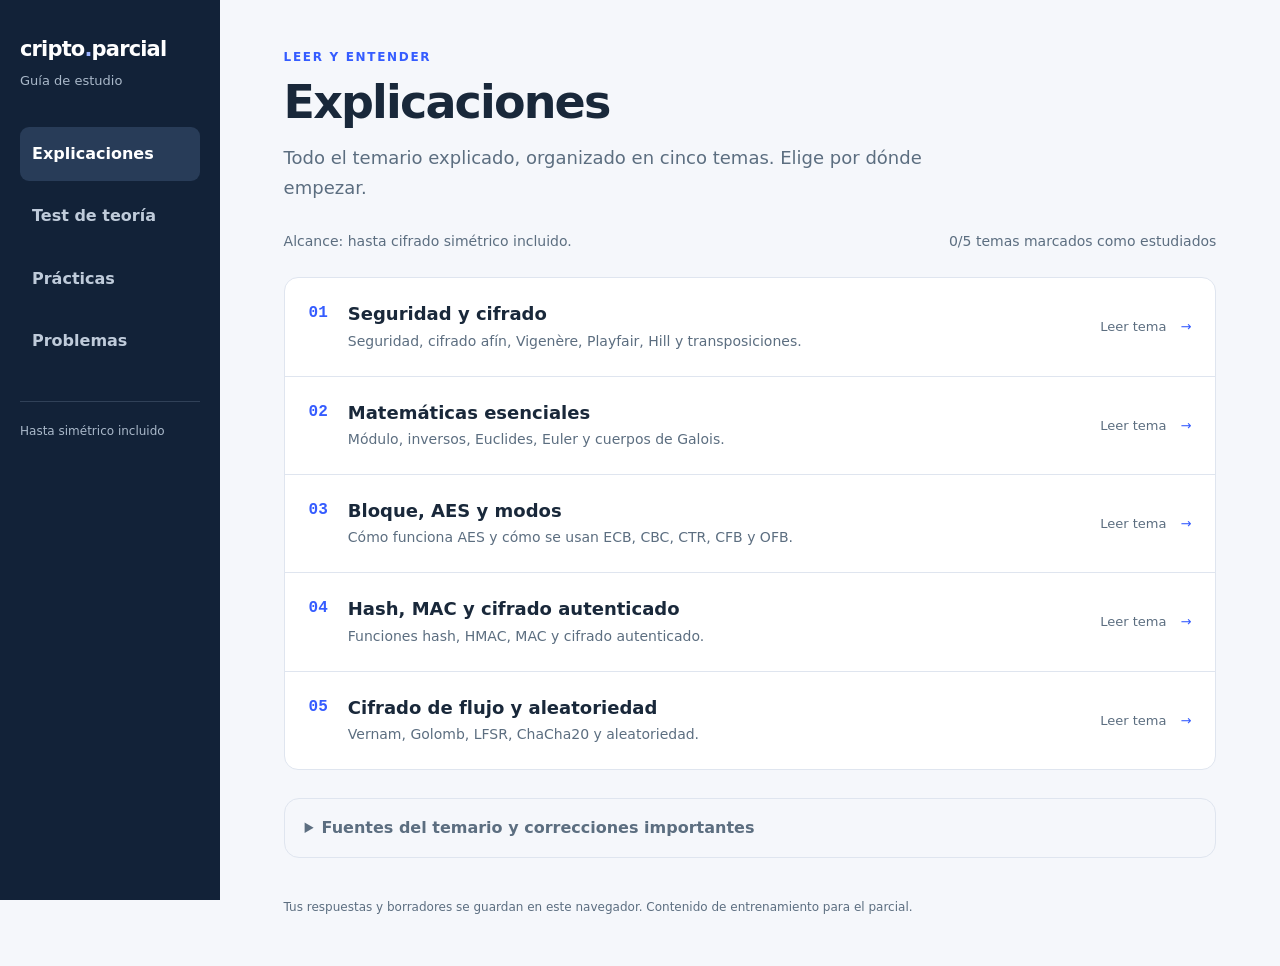
<file: index.html>
<!doctype html><html lang="es"><head><meta charset="utf-8"><meta name="viewport" content="width=device-width,initial-scale=1"><title>Cripto · Prepara tu parcial</title><link rel="stylesheet" href="styles.css?v=20261101-faby-progreso"></head><body><div class="shell"><aside><div class="brand">cripto<span>.</span>parcial</div><div class="side-note">Guía de estudio</div><nav id="nav" aria-label="Secciones de estudio"></nav><p class="scope-note">Hasta simétrico incluido</p></aside><main class="main"><div id="app"></div><div class="footer">Tus respuestas y borradores se guardan en este navegador. Contenido de entrenamiento para el parcial.</div></main></div><script src="base-data.js?v=20261101-faby-progreso"></script><script src="extra-data.js?v=20261101-faby-progreso"></script><script src="practice-data.js?v=20261101-faby-progreso"></script><script src="curriculum-data.js?v=20261101-faby-progreso"></script><script src="exercise-data.js?v=20261102-zigzag"></script><script src="aes-guide.js?v=20261101-faby-progreso"></script><script src="matematicas-faltantes.js?v=20261101-faby-progreso"></script><script src="views.js?v=20261101-faby-progreso"></script><script src="app.js?v=20261101-faby-progreso"></script></body></html>
</file>
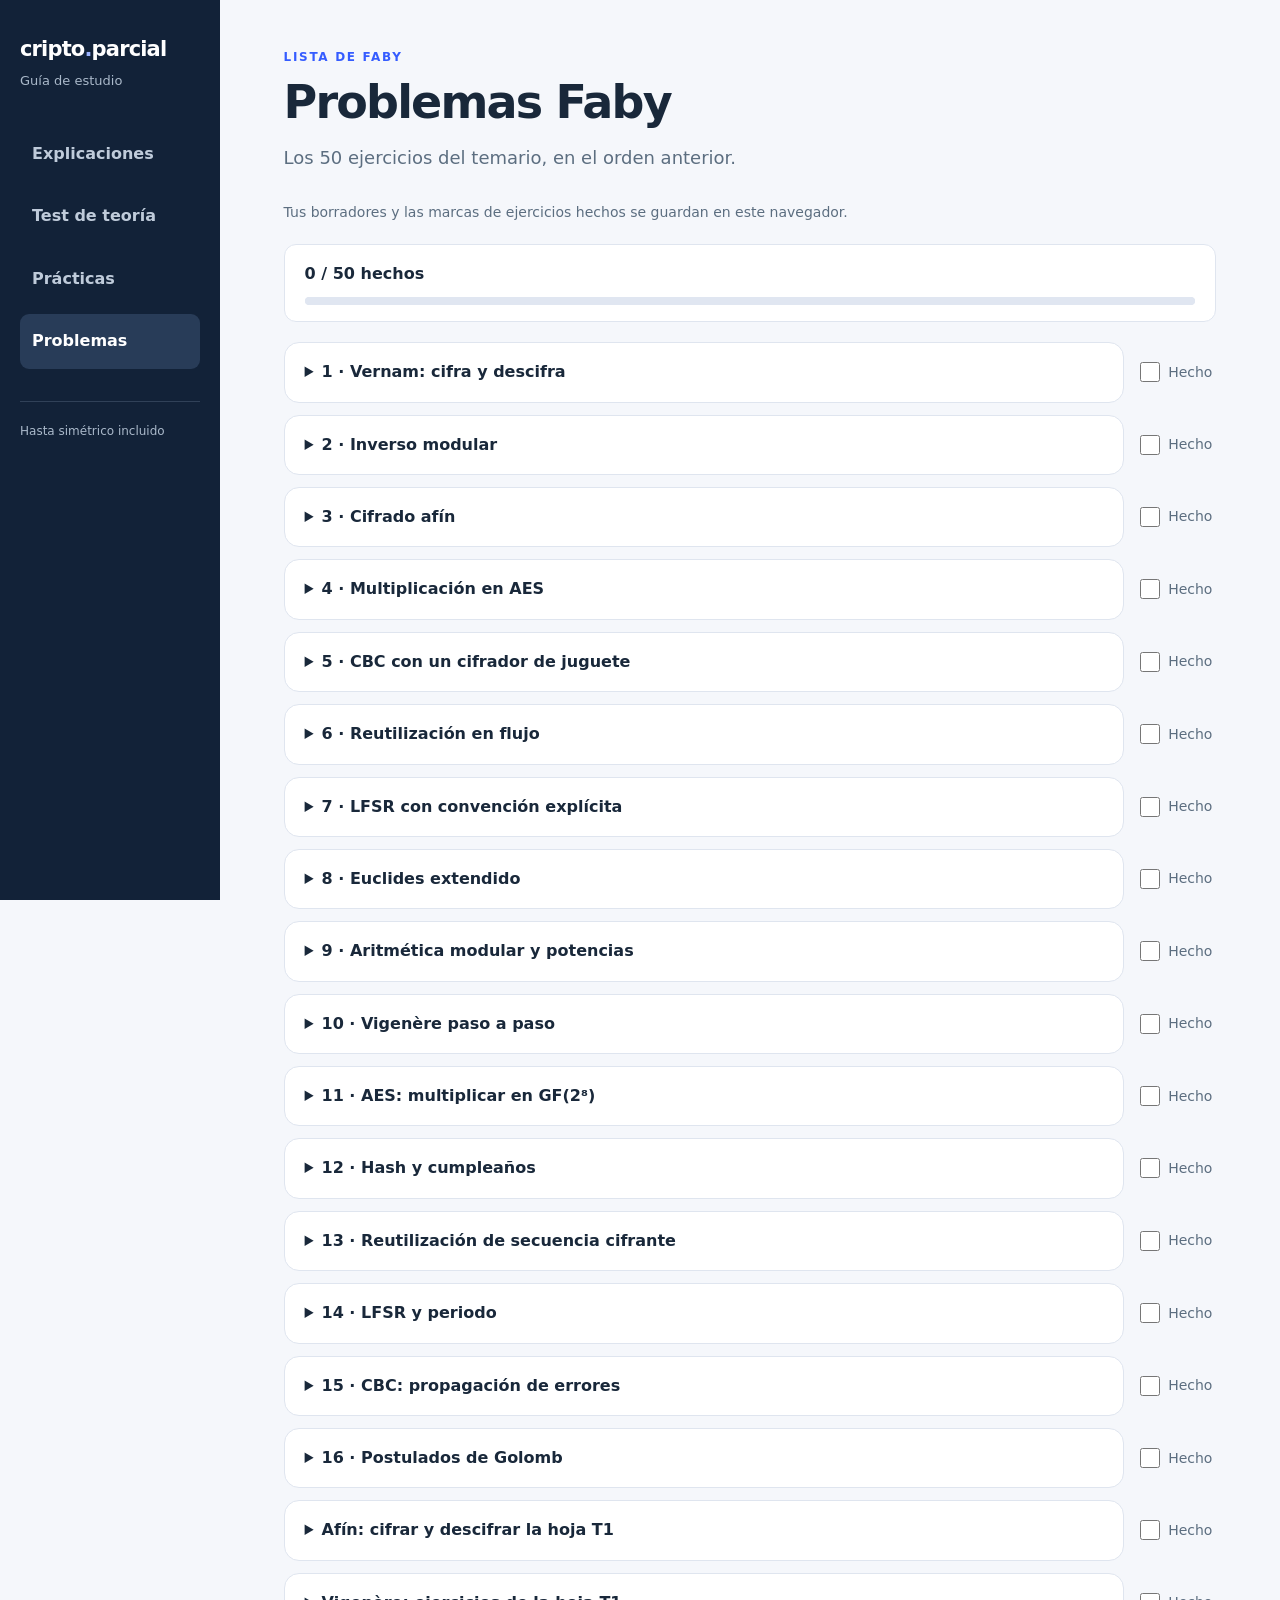
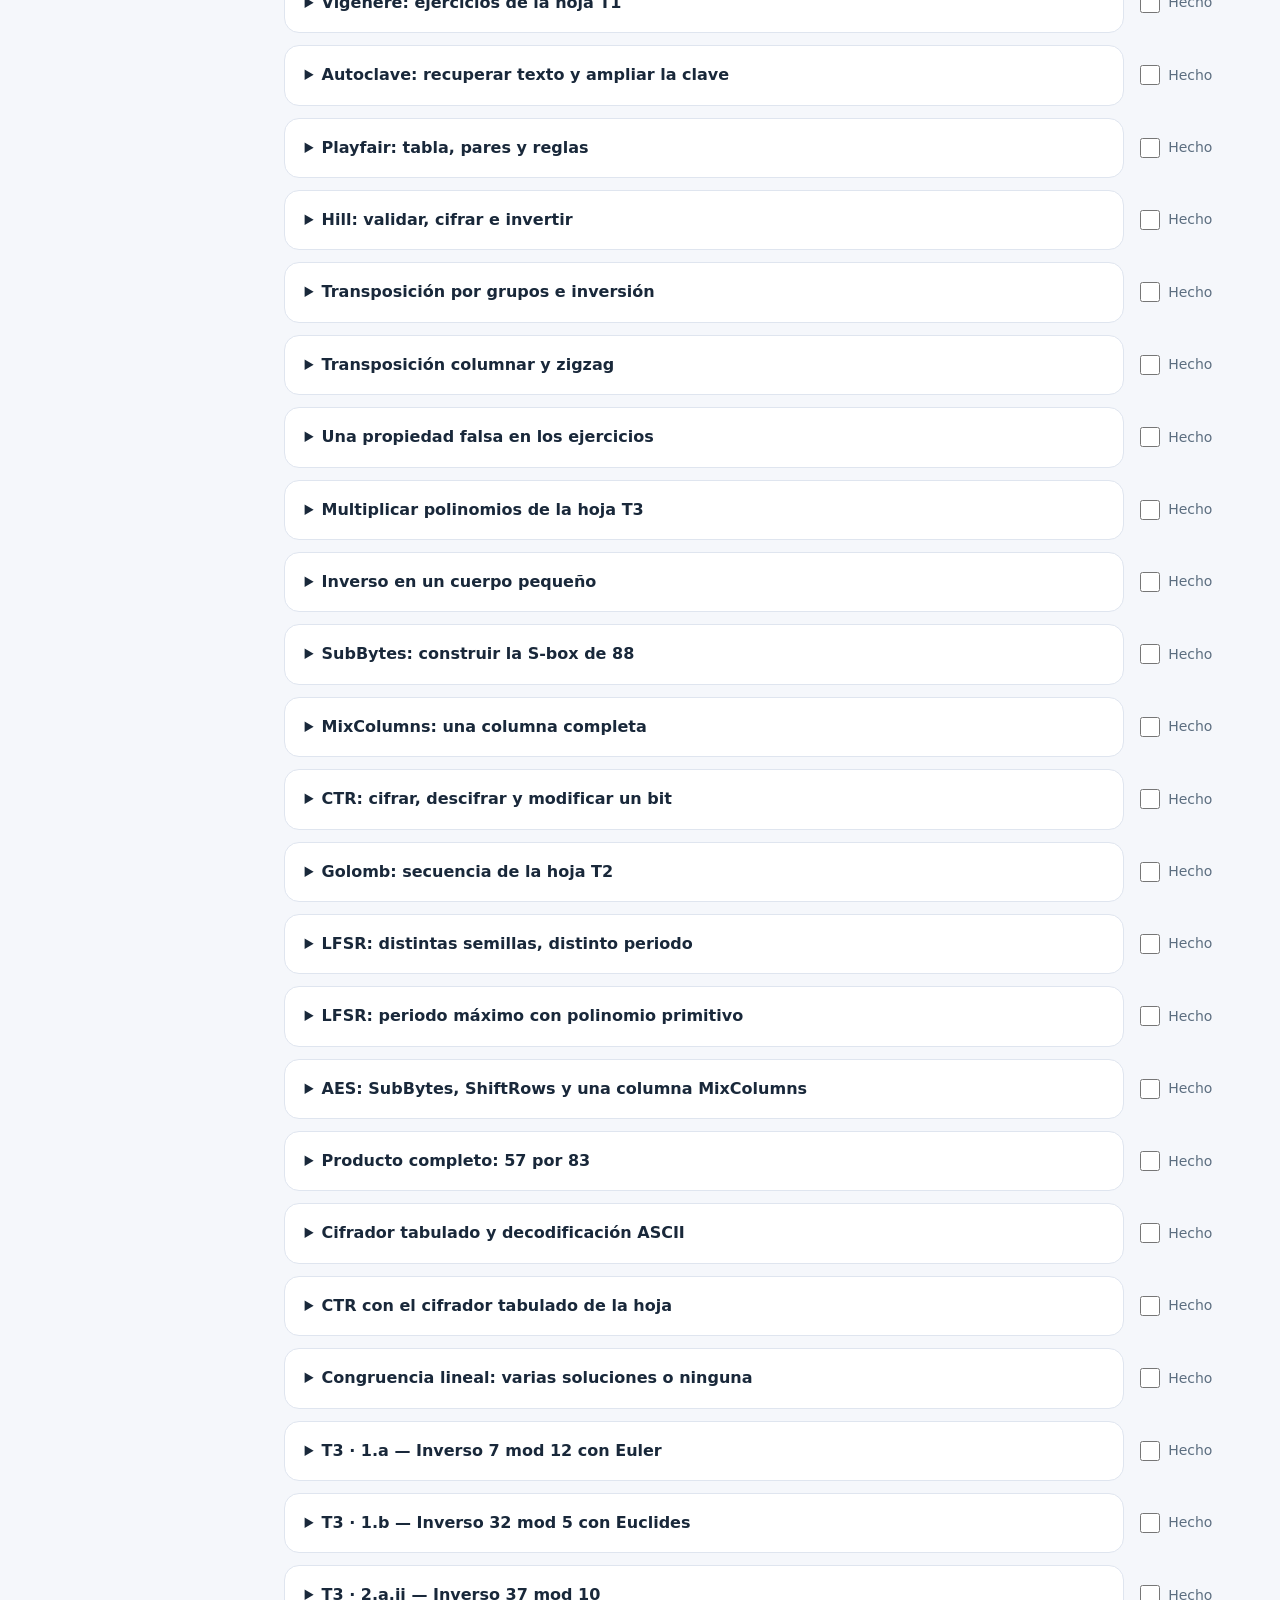
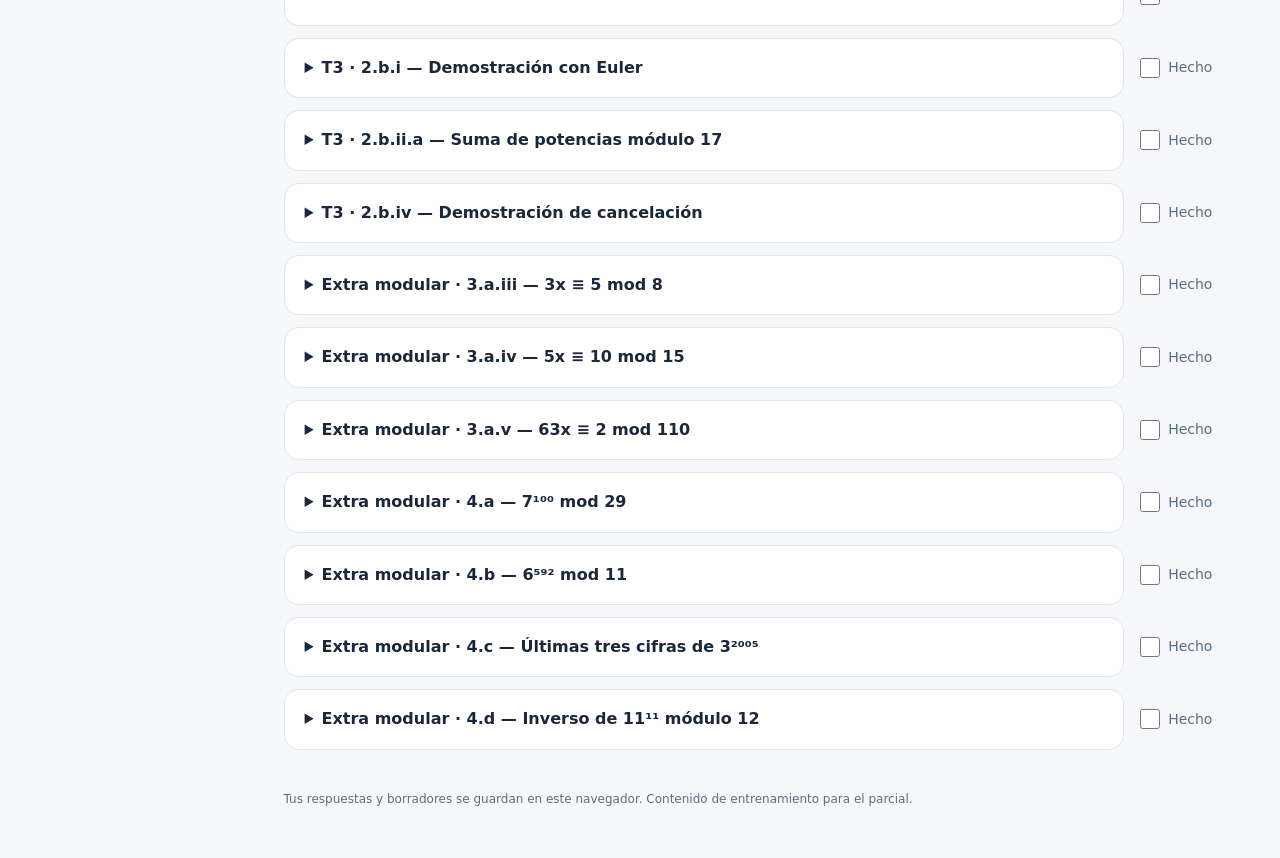
<file: problemas-faby/index.html>
<!doctype html><html lang="es"><head><meta charset="utf-8"><meta name="viewport" content="width=device-width,initial-scale=1"><title>Problemas Faby · Cripto</title><base href="../"><link rel="stylesheet" href="styles.css?v=20261101-faby-progreso"></head><body data-page="problemas-faby"><div class="shell"><aside><div class="brand">cripto<span>.</span>parcial</div><div class="side-note">Guía de estudio</div><nav id="nav" aria-label="Secciones de estudio"></nav><p class="scope-note">Hasta simétrico incluido</p></aside><main class="main"><div id="app"></div><div class="footer">Tus respuestas y borradores se guardan en este navegador. Contenido de entrenamiento para el parcial.</div></main></div><script src="base-data.js?v=20261101-faby-progreso"></script><script src="extra-data.js?v=20261101-faby-progreso"></script><script src="practice-data.js?v=20261101-faby-progreso"></script><script src="curriculum-data.js?v=20261101-faby-progreso"></script><script src="exercise-data.js?v=20261101-faby-progreso"></script><script src="aes-guide.js?v=20261101-faby-progreso"></script><script src="matematicas-faltantes.js?v=20261101-faby-progreso"></script><script src="views.js?v=20261101-faby-progreso"></script><script src="app.js?v=20261101-faby-progreso"></script></body></html>
</file>
<file: styles.css>
:root{--ink:#19283a;--muted:#5c6e80;--navy:#122238;--blue:#355cff;--bg:#f5f7fb;--line:#dfe5ef;--green:#12785e;--coral:#fff1df}*{box-sizing:border-box}body{margin:0;background:var(--bg);color:var(--ink);font:16px/1.65 system-ui,-apple-system,sans-serif}button,select,textarea{font:inherit}button{cursor:pointer}.shell{display:grid;grid-template-columns:250px 1fr;min-height:100vh}aside{background:var(--navy);color:#fff;padding:30px 20px;position:sticky;top:0;height:100vh;overflow:auto}.brand{font-weight:800;font-size:22px;letter-spacing:-.04em}.brand span{color:#9bb3ff}.side-note{color:#aab9ca;font-size:13px;margin:3px 0 30px}nav button{display:block;border:0;background:transparent;text-align:left;color:#bfcbda;width:100%;padding:10px 12px;border-radius:9px}nav button:hover,nav button.active{background:#283c58;color:white}nav .label{font-size:11px;text-transform:uppercase;letter-spacing:.12em;color:#8fa1b7;margin:22px 12px 7px}.main{padding:48px 7%;max-width:1250px;width:100%}.eyebrow{font-size:12px;letter-spacing:.14em;text-transform:uppercase;color:var(--blue);font-weight:800}h1{font-size:clamp(36px,5vw,58px);line-height:1.07;letter-spacing:-.05em;margin:10px 0 20px}h2{font-size:30px;letter-spacing:-.035em;line-height:1.2}h3{line-height:1.3}p{margin:0 0 14px}.lead{font-size:19px;color:var(--muted);max-width:780px}.hero{background:#e8edff;border:1px solid #d9e1ff;border-radius:22px;padding:35px;margin:25px 0}.grid{display:grid;grid-template-columns:repeat(auto-fit,minmax(220px,1fr));gap:14px}.card,.panel,details{background:#fff;border:1px solid var(--line);border-radius:15px;padding:22px}.card h3{margin:0 0 8px}.card p{font-size:14px;color:var(--muted)}.pill{display:inline-block;background:#edf1ff;color:#3954c8;border-radius:30px;font-size:12px;font-weight:700;padding:4px 10px}.panel{margin:16px 0}.callout{padding:17px 20px;background:var(--coral);border-left:4px solid #f2a443;border-radius:8px;margin:18px 0}.formula{background:#eef3fa;border-radius:9px;padding:14px 18px;font-family:ui-monospace,monospace;overflow:auto;margin:14px 0}.primary{border:0;background:var(--blue);color:#fff;border-radius:9px;padding:10px 16px;font-weight:700}.secondary{border:1px solid #cbd5e3;background:#fff;color:var(--ink);border-radius:9px;padding:9px 14px}.topic-btn{margin-top:6px}.row{display:flex;gap:10px;flex-wrap:wrap;align-items:center}.sub{color:var(--muted);font-size:14px}details{margin:12px 0;padding:16px 20px}summary{cursor:pointer;font-weight:750}details>div{padding-top:14px}ul,ol{padding-left:22px}li{margin:6px 0}.question{margin:16px 0}.choices{display:grid;gap:8px}.choice{border:1px solid var(--line);background:#fff;border-radius:9px;text-align:left;padding:11px 14px;color:var(--ink)}.choice:hover:not(:disabled){border-color:var(--blue)}.choice.selected{border-color:#355cff;background:#edf1ff}.choice:focus-visible,button:focus-visible,select:focus-visible,textarea:focus-visible,summary:focus-visible{outline:3px solid #7691ff;outline-offset:2px}.choice.correct{background:#e3f6ef;border-color:#59b99d}.choice.wrong{background:#ffebeb;border-color:#df8383}.feedback{padding:12px 14px;border-radius:8px;background:#eef3fa;margin-top:10px}.hidden{display:none}textarea{width:100%;min-height:120px;border:1px solid #cbd5e3;border-radius:9px;padding:12px;resize:vertical}select{padding:9px;border:1px solid #cbd5e3;border-radius:8px;background:white}a{color:#355cff}.progress{height:8px;background:#e0e6f1;border-radius:10px;overflow:hidden}.progress span{display:block;height:100%;background:#496bff}.check{display:flex;gap:10px;align-items:flex-start}.footer{color:var(--muted);font-size:13px;margin-top:50px}.tag{color:var(--muted);font-size:13px;font-weight:700}.kpi{font-size:28px;font-weight:800;line-height:1.2}.tablewrap{overflow-x:auto}table{border-collapse:collapse;width:100%;font-size:14px}th,td{text-align:left;padding:10px;border-bottom:1px solid var(--line)}@media(max-width:700px){.shell{display:block}aside{position:static;height:auto;padding:16px}.side-note{margin:0 0 10px}nav{display:flex;overflow-x:auto;gap:5px}nav .label{display:none}nav button{white-space:nowrap;width:auto}.main{padding:30px 20px}.hero{padding:23px}}
label{display:flex;flex-direction:column;gap:4px;max-width:100%}select{max-width:100%;min-width:0}.solution{white-space:pre-wrap;overflow-wrap:anywhere}.source{margin:8px 0 0}.check{flex-direction:row;margin:12px 0}input[type=checkbox]{width:18px;height:18px;flex-shrink:0}h3{overflow-wrap:anywhere}.row h3{margin:0}summary{overflow-wrap:anywhere}@media(max-width:700px){.row label{width:100%}.row select{width:100%}.kpi{font-size:25px}}
/* Lectura como un cuaderno: cuatro tareas principales y un índice de cinco temas.
   Se conserva la tinta azul, el fondo de papel y las superficies con borde. */
.shell{grid-template-columns:220px minmax(0,1fr)}
aside{padding:32px 20px}.brand{font-size:21px}.side-note{margin-bottom:36px}
.main{padding:48px 6%;max-width:1180px;min-width:0}
h1{font-size:clamp(32px,4vw,46px);letter-spacing:-.04em;margin-bottom:16px}
h2{font-size:25px}.lead{font-size:18px;margin-bottom:28px;max-width:720px}
nav button{padding:14px 12px;margin-bottom:8px;font-weight:650}
.scope-note{font-size:12px;color:#aab9ca;border-top:1px solid #304158;padding-top:20px;margin-top:32px}
.section-note{display:flex;justify-content:space-between;gap:16px;flex-wrap:wrap;color:var(--muted);font-size:14px;margin:0 0 24px}
.chapter-list{border:1px solid var(--line);border-radius:14px;overflow:hidden;background:#fff}
.chapter-row{display:flex;align-items:center;gap:20px;width:100%;padding:24px;border:0;border-bottom:1px solid var(--line);background:transparent;text-align:left;color:var(--ink)}
.chapter-row:last-child{border-bottom:0}.chapter-row:hover{background:#edf1ff}.chapter-row:focus-visible{outline:3px solid #7691ff;outline-offset:-3px}
.chapter-number{color:var(--blue);font:600 16px ui-monospace,monospace;align-self:flex-start;padding-top:2px}
.chapter-text{display:grid;gap:4px;flex:1;min-width:0}.chapter-text strong{font-size:18px;line-height:1.35}.chapter-text>span{font-size:14px;color:var(--muted);line-height:1.5}
.chapter-meta{font-size:13px;color:var(--muted);white-space:nowrap}.chapter-meta>span{margin-left:10px;color:var(--blue)}
.text-button{padding:4px 0;border:0;background:transparent;color:var(--blue);font-size:14px;font-weight:650;text-align:left;text-decoration:none}
.text-button:hover{text-decoration:underline}.back-link{margin-bottom:16px}
.subnav{display:flex;flex-wrap:wrap;gap:8px;padding:0 0 20px;border-bottom:1px solid var(--line);margin-bottom:24px}
.subnav button{border:1px solid var(--line);background:#fff;border-radius:8px;padding:9px 14px;color:var(--muted)}
.subnav button.active{background:#e8edff;border-color:#b7c6ff;color:#263fbd;font-weight:700}
.subnav button:hover{border-color:var(--blue)}
.reading-toolbar{display:flex;justify-content:space-between;gap:20px;align-items:center;flex-wrap:wrap;margin-bottom:24px}
.compact-label{font-size:13px;color:var(--muted);max-width:100%}
.reading-note{padding:20px;background:#e8edff;border-radius:12px;margin:0 0 20px}.reading-note p{font-size:14px;margin:6px 0 12px}
.lesson-actions{display:flex;gap:12px;flex-wrap:wrap;margin-top:24px}.lesson-overview{padding:28px}
.lesson-unit .check{margin:0;font-size:14px}.lesson-unit .row{margin-top:16px;justify-content:space-between}
.reference-drawer{background:transparent;margin-top:28px;color:var(--muted)}.reference-drawer>div{color:var(--ink)}
.quiz-settings{margin-top:0}.quiz-settings>.row:first-child{align-items:flex-end;gap:16px}.quiz-settings label{font-size:14px;flex:1;min-width:120px}
.quiz-options{border:0;background:transparent;border-radius:0;padding:0;margin:20px 0;color:var(--muted);font-size:14px}
.quiz-options>div{padding:16px 0 4px}.settings-note{margin:12px 0 0}
.source-details{border:0;padding:0;background:transparent;color:var(--muted);font-size:13px;margin:12px 0 0}.source-details summary{font-weight:500}
.source-details p{padding-top:8px;overflow-wrap:anywhere}
.practice-guide{padding:24px}.practice-guide>summary{display:grid;gap:4px}.practice-guide>summary>span{font-size:12px;color:var(--blue);text-transform:uppercase;letter-spacing:.06em}.practice-guide>summary>strong{font-size:21px}
.practice-guide>summary::after{content:'Abrir guion ↓';font-size:14px;color:var(--muted);font-weight:500}.practice-guide[open]>summary::after{content:'Cerrar guion ↑'}
.short-question{padding:20px}.short-question>summary{line-height:1.5}.section-description{color:var(--muted);margin:24px 0}
.formula{white-space:normal}.solution,.formula,.aes-lesson{overflow-wrap:anywhere}.footer{margin-top:40px;font-size:12px}
@media(max-width:700px){
  .shell{display:block}aside{padding:20px}.brand{font-size:20px}.side-note{font-size:12px;margin:0 0 16px}
  nav{display:grid;grid-template-columns:1fr 1fr;gap:8px;overflow:visible}nav button{margin:0;padding:11px 12px;width:100%;white-space:normal;text-align:center;font-size:14px}
  .scope-note{display:none}.main{padding:28px 20px}.lead{font-size:16px;margin-bottom:24px}
  .chapter-row{padding:20px 16px;gap:12px;flex-wrap:wrap}.chapter-text strong{font-size:17px}.chapter-text>span{font-size:13px}
  .chapter-meta{flex-basis:100%;padding-left:32px}.chapter-meta>span{float:right}.chapter-number{font-size:14px}
  .subnav{gap:6px}.subnav button{font-size:13px;padding:9px 10px;flex:1}
  .reading-toolbar{align-items:flex-start;gap:12px}.compact-label{width:100%}.compact-label select{width:100%}
  .lesson-overview,.quiz-settings,.practice-guide{padding:20px}.row label{min-width:0}.lesson-actions>*{width:100%}
  .section-note{font-size:13px}.reference-drawer{padding:16px}.formula{padding:12px;font-size:13px}
}
/* Lista de Faby: progreso visible y una casilla independiente del desplegable. */
.faby-progress{position:sticky;top:12px;z-index:2;display:grid;gap:10px;padding:16px 20px;margin:20px 0;background:#fff;border:1px solid var(--line);border-radius:12px}
.faby-progress strong{font-variant-numeric:tabular-nums}
.faby-progress progress{width:100%;height:8px;border:0;border-radius:8px;overflow:hidden;background:#e0e6f1;accent-color:var(--green)}
.faby-progress progress::-webkit-progress-bar{background:#e0e6f1;border-radius:8px}
.faby-progress progress::-webkit-progress-value{background:var(--green);border-radius:8px}
.faby-progress progress::-moz-progress-bar{background:var(--green);border-radius:8px}
.problem-entry{display:grid;grid-template-columns:minmax(0,1fr) auto;gap:12px;align-items:start;margin:12px 0}
.problem-entry .worked-problem{min-width:0;margin:0}
.problem-check{display:flex;flex-direction:row;align-items:center;gap:8px;min-height:44px;margin-top:8px;padding:8px 4px;font-size:14px;color:var(--muted);cursor:pointer}
.problem-check input{width:20px;height:20px;margin:0;accent-color:var(--green);cursor:pointer}
.problem-check input:focus-visible{outline:3px solid #7691ff;outline-offset:3px}
.problem-entry.is-done .worked-problem{border-color:#8bc8b5;background:#f2faf7}
.problem-entry.is-done .problem-check{color:var(--green)}
@media(max-width:700px){.problem-entry{gap:8px}.problem-check{flex-direction:column;gap:4px;font-size:12px;min-width:44px;margin-top:6px}.faby-progress{top:8px;padding:14px 16px}}
</file>
